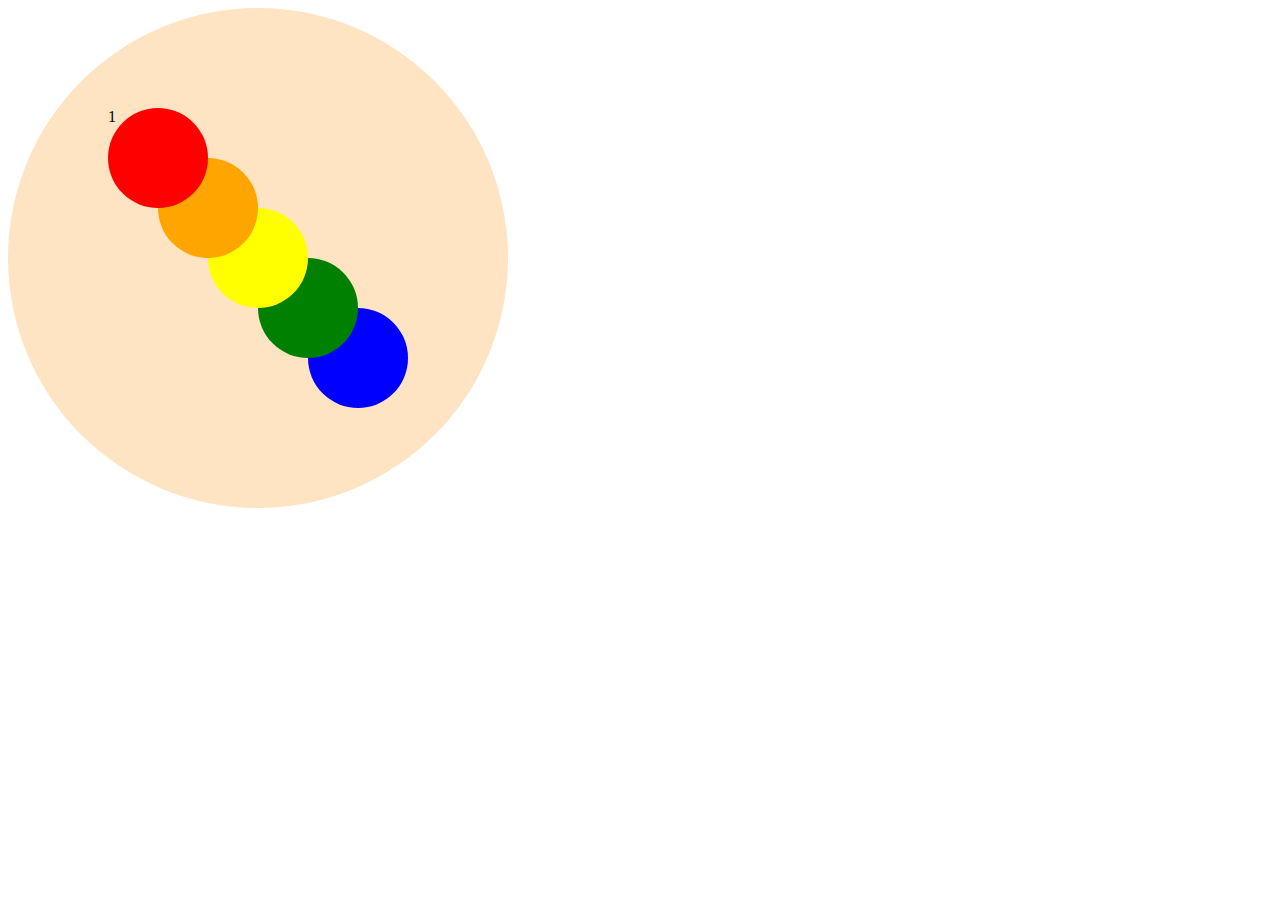
<file: cercuriSuprapuse/index.html>
<!DOCTYPE html>
<html lang="en">
  <head>
    <meta charset="UTF-8" />
    <meta name="viewport" content="width=device-width, initial-scale=1.0" />
    <link rel="stylesheet" href="style.css" />
    <title>Document</title>
  </head>
  <body>
    <div class="big-circle">
      <div class="circle circle-5">5</div>
      <div class="circle circle-4">4</div>
      <div class="circle circle-3">3</div>
      <div class="circle circle-2">2</div>
      <div class="circle circle-1">1</div>
    </div>
  </body>
</html>
</file>
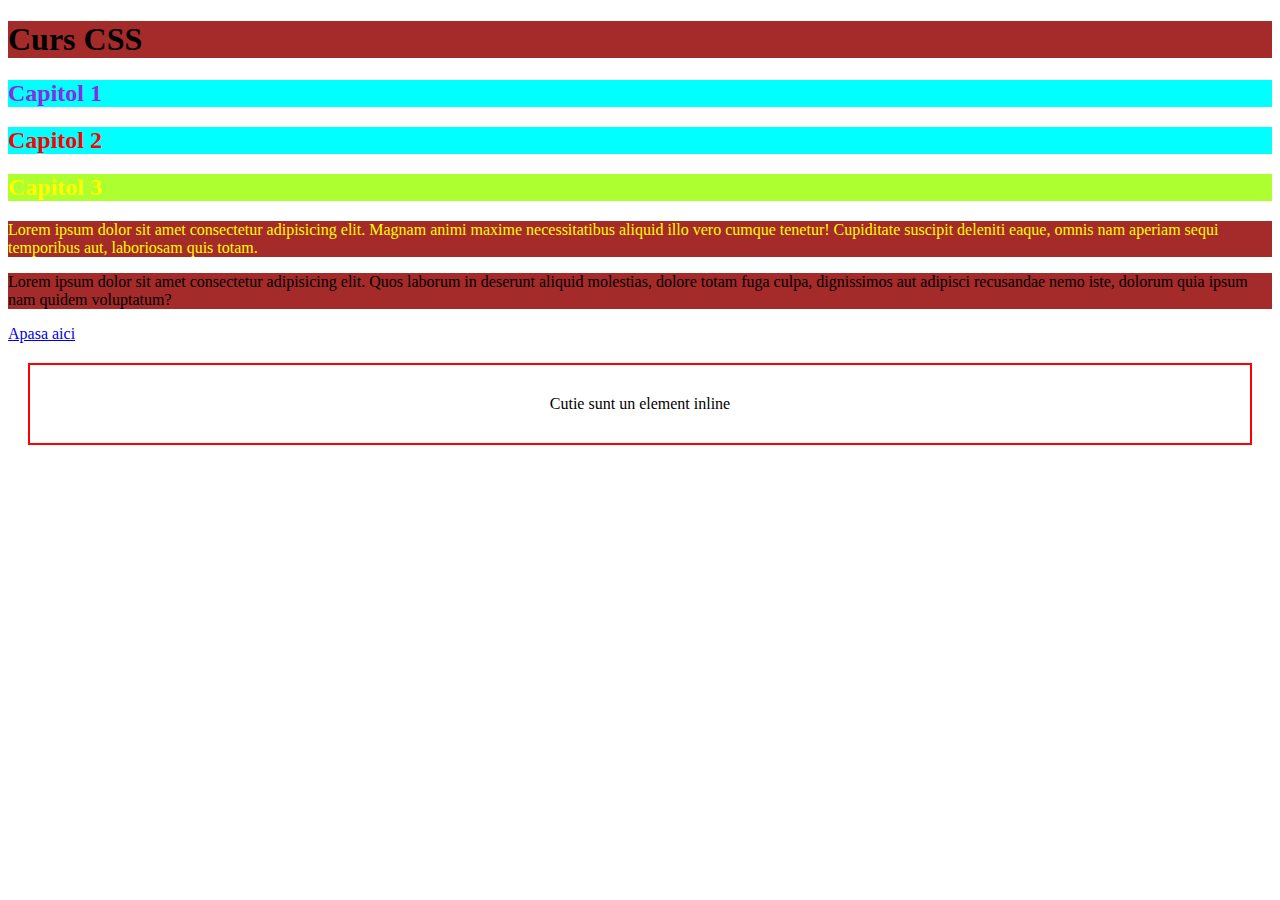
<file: CSS/index.html>
<!DOCTYPE html>
<html lang="en">
  <head>
    <meta charset="UTF-8" />
    <meta name="viewport" content="width=device-width, initial-scale=1.0" />
    <title>Cascade Style Sheet</title>
    <link rel="stylesheet" href="style.css" />
    <style>
      h2 {
        background-color: aqua;
      }
    </style>
  </head>
  <body>
    <h1>Curs CSS</h1>
    <h2 id="primul">Capitol 1</h2>
    <h2>Capitol 2</h2>
    <h2 class="ultimul yellow">Capitol 3</h2>
    <p class="yellow">
      Lorem ipsum dolor sit amet consectetur adipisicing elit. Magnam animi
      maxime necessitatibus aliquid illo vero cumque tenetur! Cupiditate
      suscipit deleniti eaque, omnis nam aperiam sequi temporibus aut,
      laboriosam quis totam.
    </p>
    <p id="secondParagraf">Lorem ipsum dolor sit amet consectetur adipisicing elit. Quos laborum in deserunt aliquid molestias, dolore totam fuga culpa, dignissimos aut adipisci recusandae nemo iste, dolorum quia ipsum nam quidem voluptatum?</p>
    <a href="https://www.linkedin.com/feed/">Apasa aici</a>
    <div class="box">Cutie <span>sunt un element inline</span></div>
  </body>
</html>
</file>
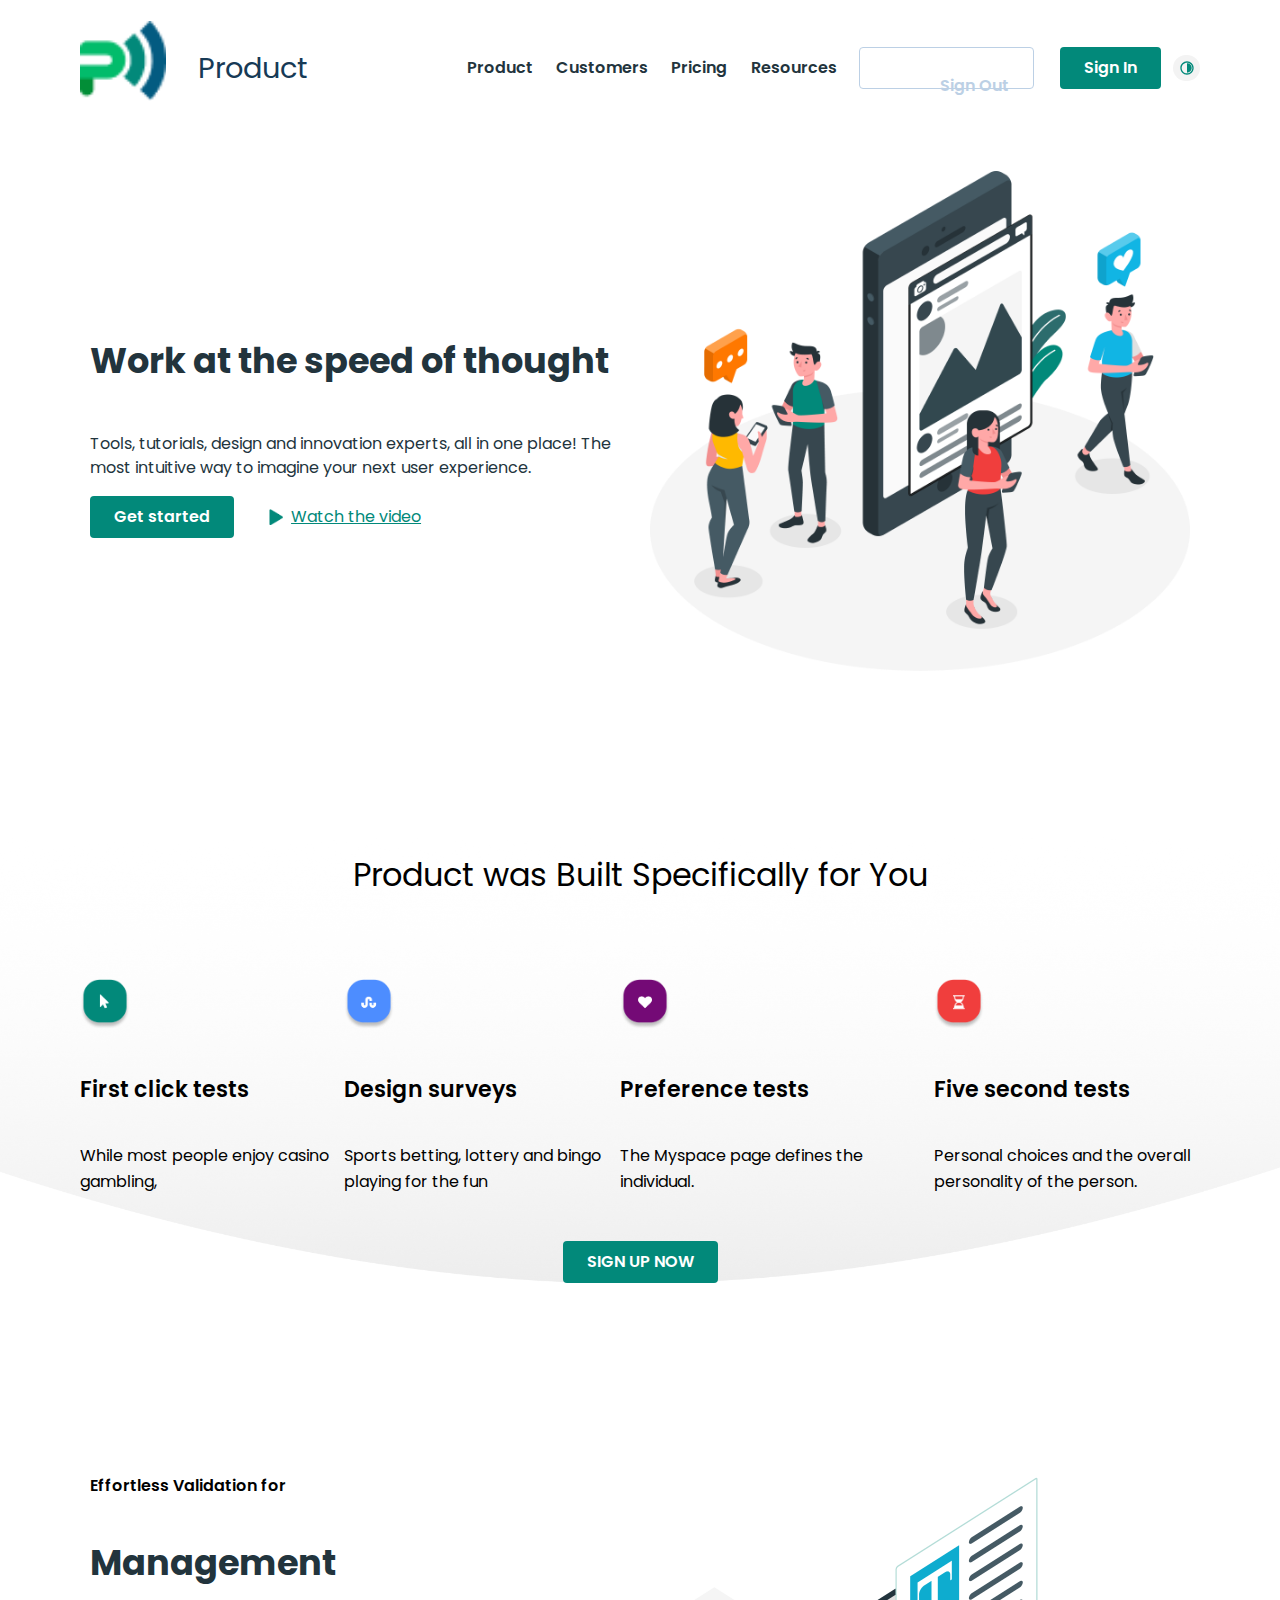
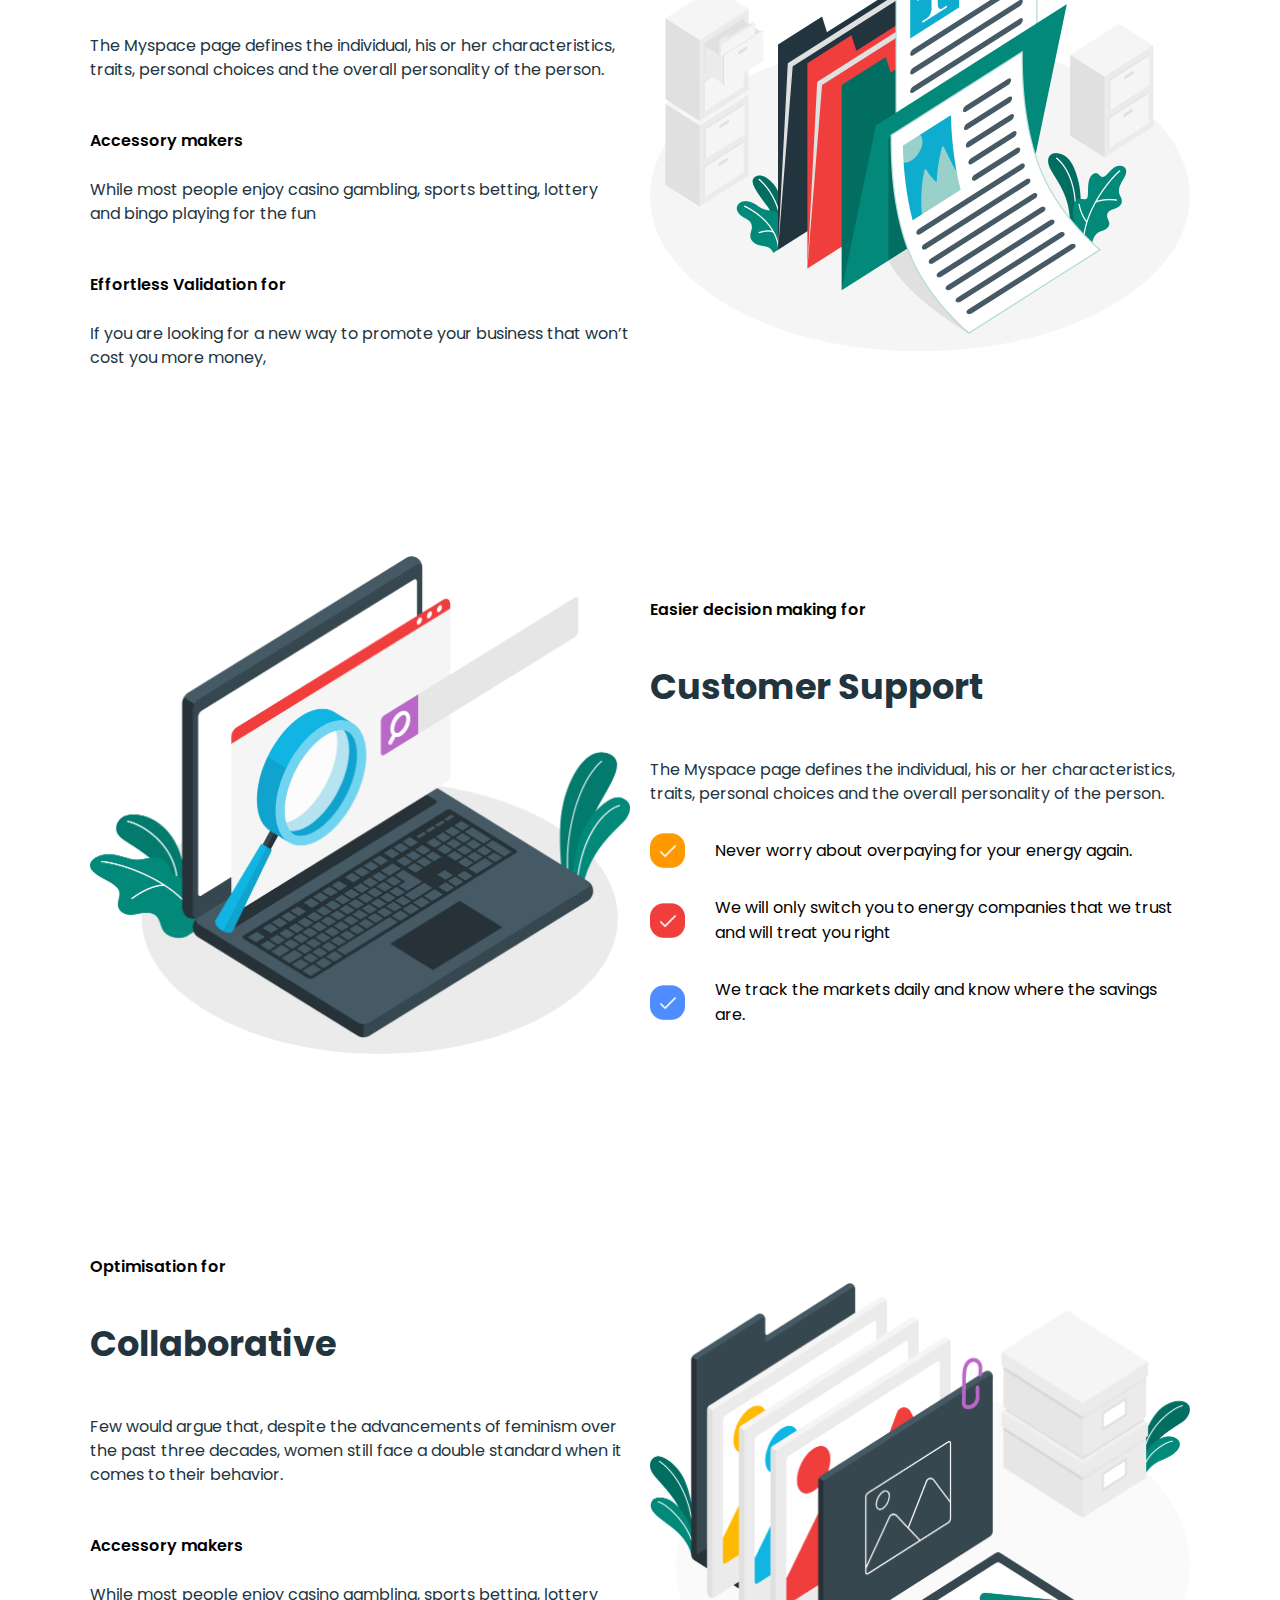
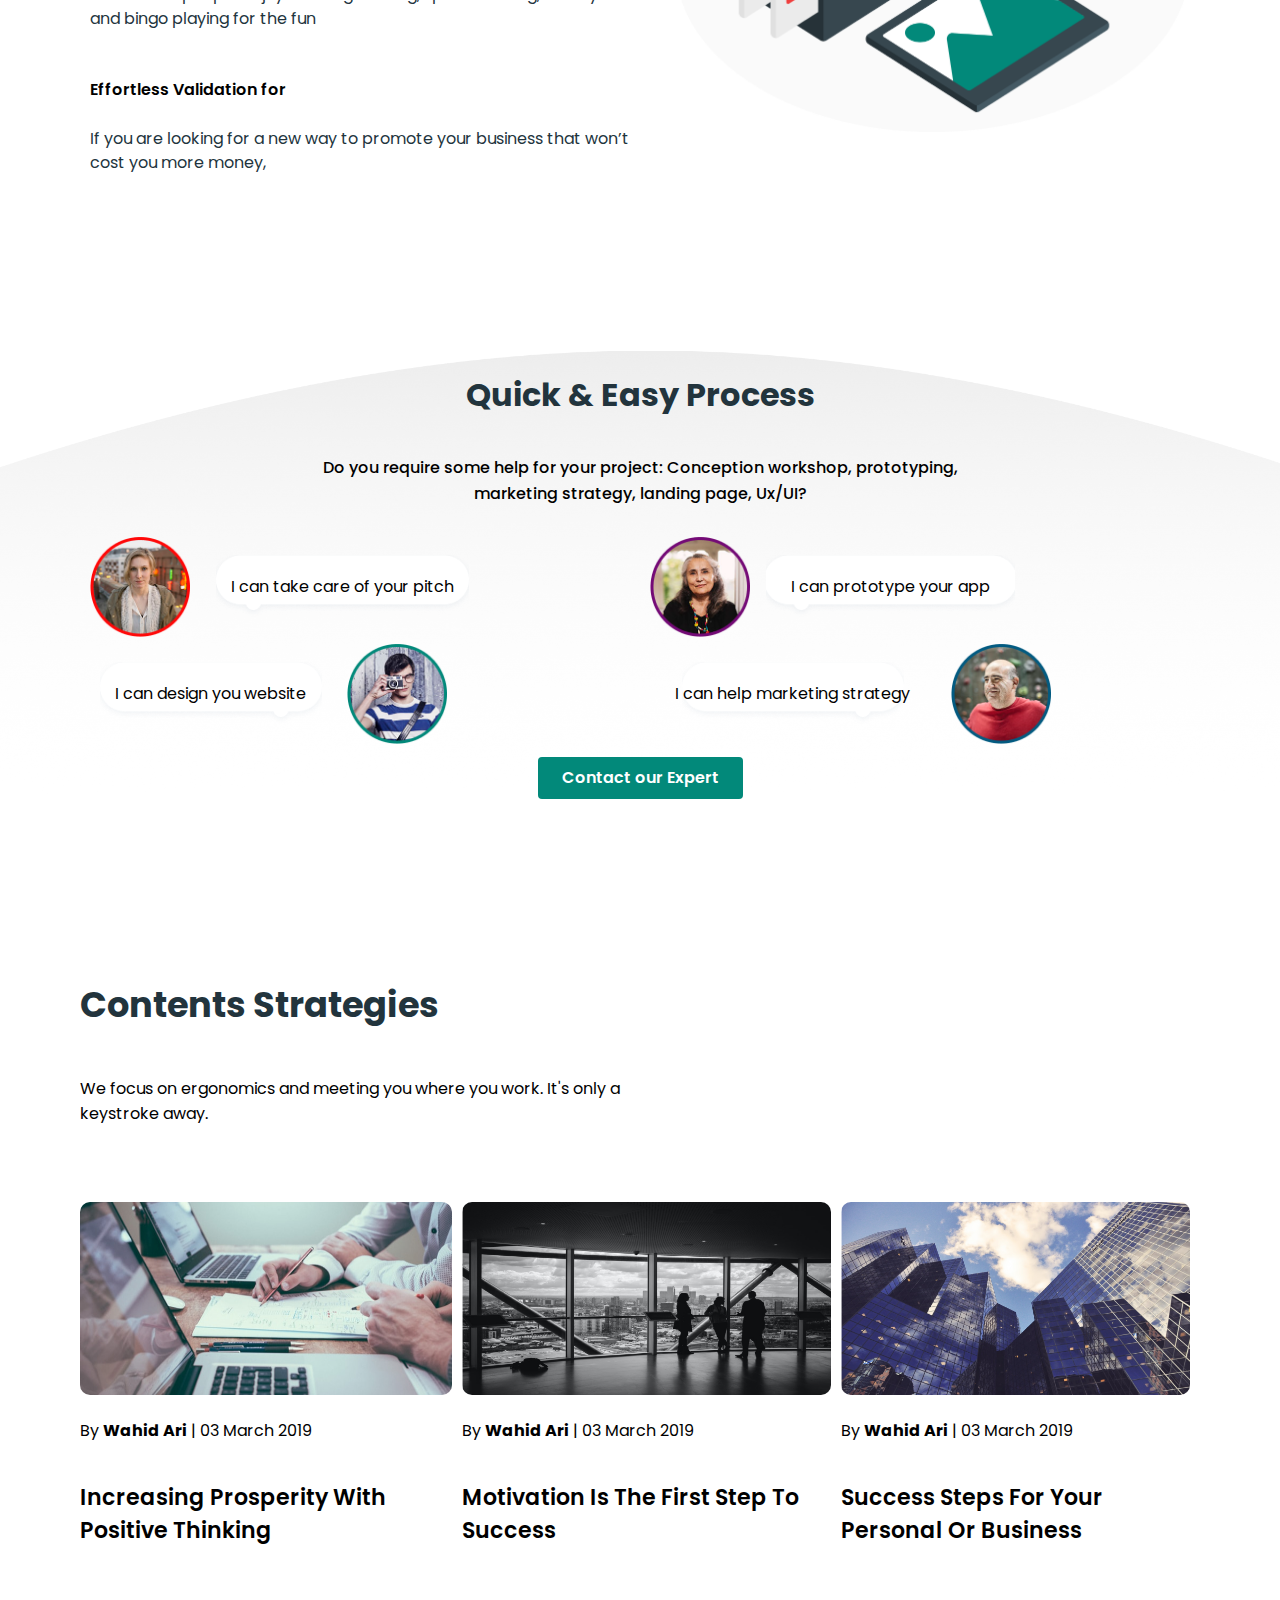
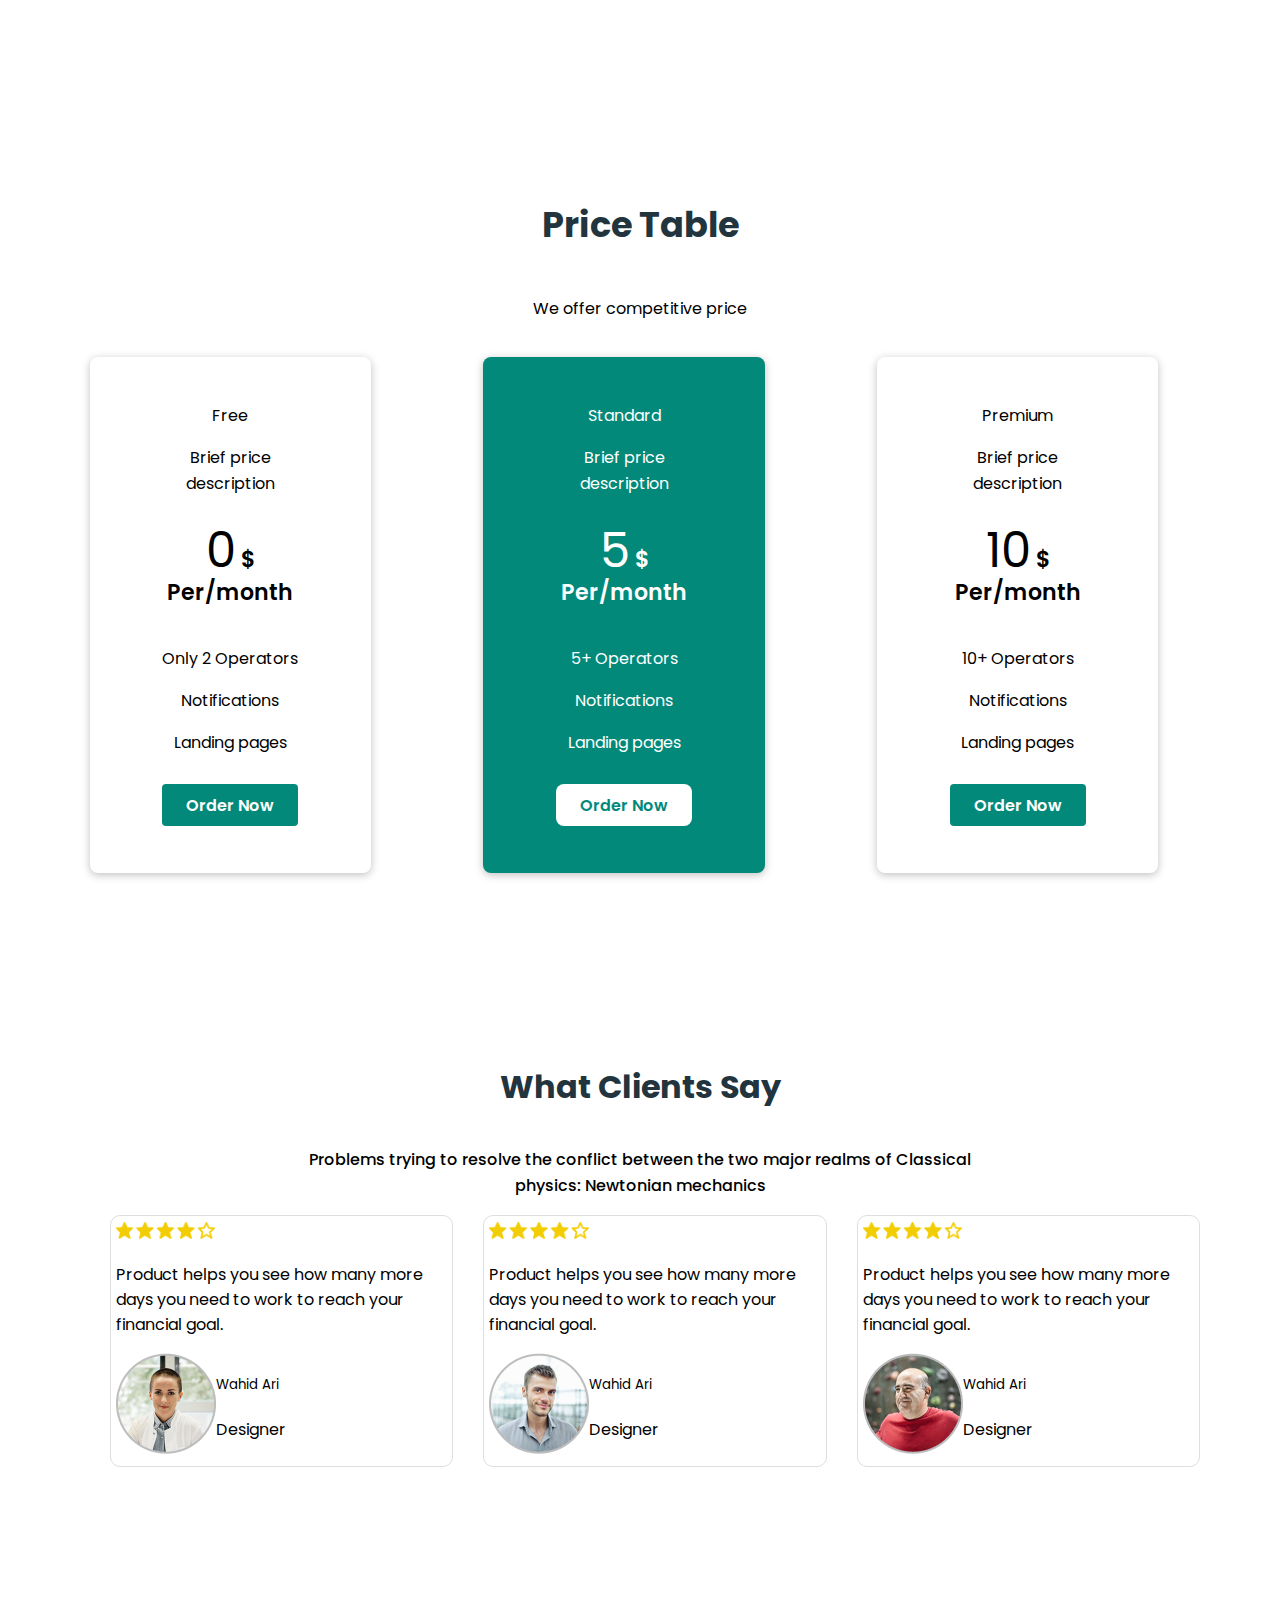
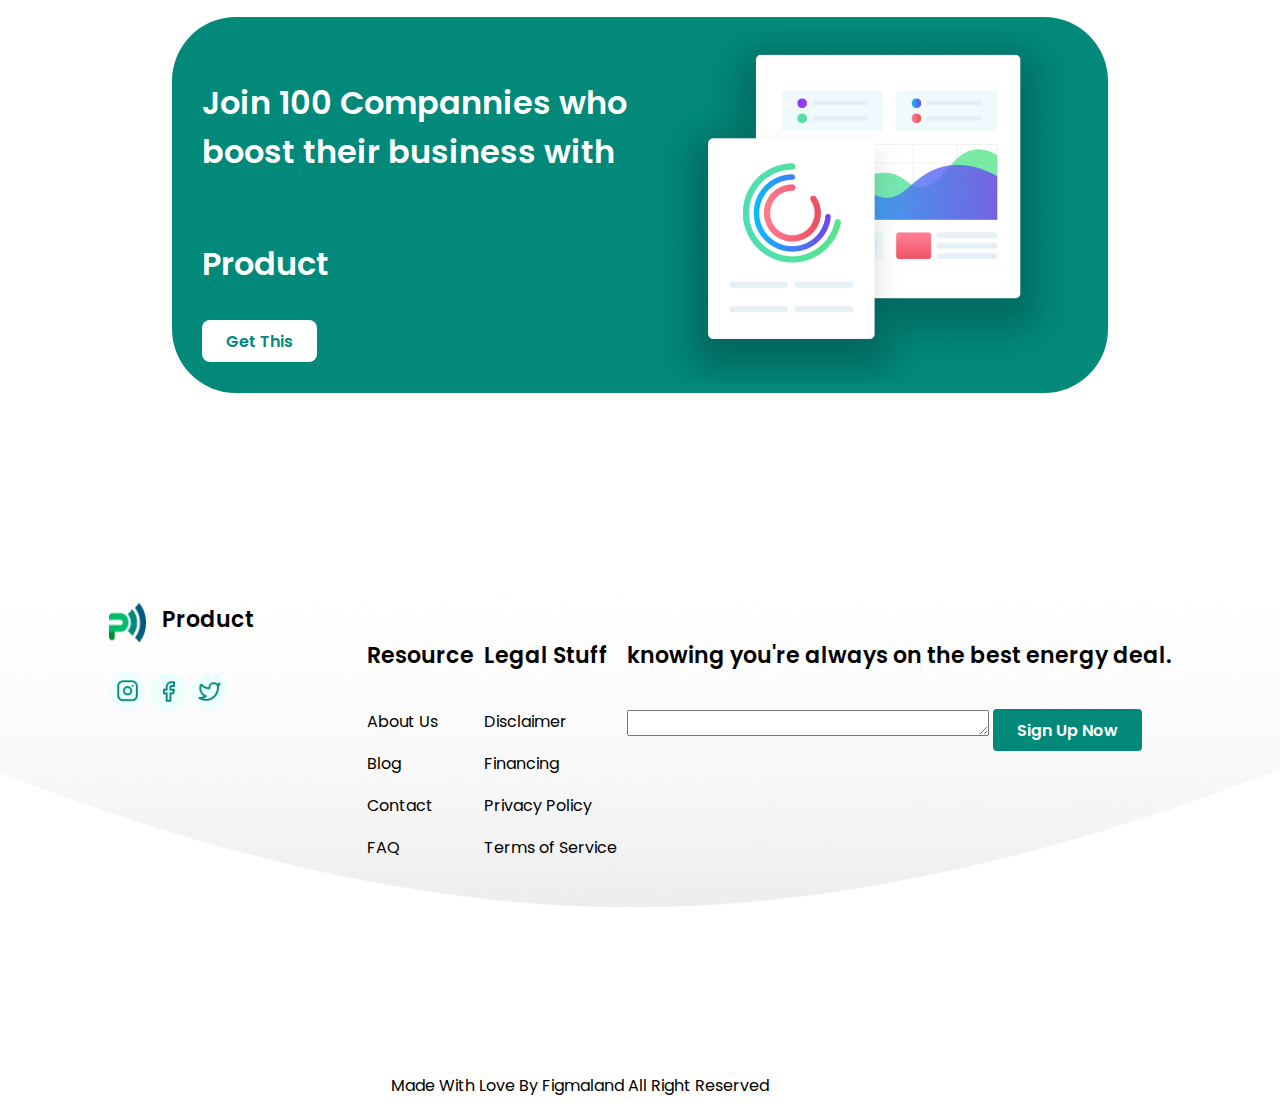
<file: landingPage/index.html>
<!DOCTYPE html>
<html lang="en">
  <head>
    <meta charset="UTF-8" />
    <meta name="viewport" content="width=device-width, initial-scale=1.0" />
    <link rel="stylesheet" href="style.css" />
    <link rel="preconnect" href="https://fonts.googleapis.com" />
    <link rel="preconnect" href="https://fonts.gstatic.com" crossorigin />
    <link
      href="https://fonts.googleapis.com/css2?family=Poppins:ital,wght@0,200;0,300;0,400;0,500;0,600;0,700;0,800;0,900;1,100;1,200;1,300;1,400;1,500;1,600;1,700;1,800;1,900&display=swap"
      rel="stylesheet"
    />
    <title>Landing Page</title>
  </head>
  <body>
    <nav class="nav row row-centered-nav">
      <input type="checkbox" id="menu-coplase" />

      <div class="content-container row nav-bar-wrapper">
        <div class="app-logo-container row row-centered">
          <h1><img id="app-logo" src="./img/logo.png" alt="Logo image" /></h1>
          <h3 id="app-title">Product</h3>
        </div>

        <div class="row-centered nav-bar-buttons-container">
          <div class="nav-links-container row-centered">
            <a href="">Product</a>
            <a href="">Customers</a>
            <a href="">Pricing</a>
            <a href="">Resources</a>
          </div>

          <div class="row row-centered actions-buttons-wrapper">
            <button class="button-outline button-primary buttons-nav">
              Sign Out
            </button>
            <button class="button-primary buttons-nav">Sign In</button>
            <button class="switch-theme-button">
              <img
                id="switch-theme-item"
                src="./img/switch-theme-icon.svg"
                alt=""
              />
            </button>
          </div>
        </div>

        <div class="row row-centered menu-icon-resp">
          <label for="menu-coplase">
            <img id="menu-icon" src="./img/menu.png" alt=""
          /></label>
        </div>
      </div>
    </nav>

    <section class="row content-container section-2-col">
      <div class="content-left-col section-2-col-item">
        <h2 class="main-header">Work at the speed of thought</h2>
        <p class="subtitle">
          Tools, tutorials, design and innovation experts, all in one place! The
          most intuitive way to imagine your next user experience.
        </p>
        <div class="row row-centered">
          <button class="button-primary">Get started</button>

          <button class="button-link button-link-margin">
            <img id="play-icon" src="./img/play-icon.png" alt="Play Icon" />
            <span>Watch the video</span>
          </button>
        </div>
      </div>

      <div class="content-right-col section-2-col-item">
        <img
          class="first-section-right-col"
          src="./img/first-section.png"
          alt=""
        />
      </div>
    </section>

    <section class="section-bg">
      <div class="content-container section-3-row">
        <h2>Product was Built Specifically for You</h2>
        <div class="section-row-4-cols">
          <div class="section-row-4-cols-item-1">
            <img class="section-2-icon" src="./img/cursor-icon.png" alt="" />
            <h5>First click tests</h5>
            <p>While most people enjoy casino gambling,</p>
          </div>

          <div class="section-row-4-cols-item-2">
            <img class="section-2-icon" src="./img/design-icon.png" alt="" />
            <h5>Design surveys</h5>
            <p>Sports betting, lottery and bingo playing for the fun</p>
          </div>

          <div class="section-row-4-cols-item-3">
            <img class="section-2-icon" src="./img/heart-icon.png" alt="" />
            <h5>Preference tests</h5>
            <p>The Myspace page defines the individual.</p>
          </div>

          <div class="section-row-4-cols-item-4">
            <img class="section-2-icon" src="./img/time-icon.png" alt="" />
            <h5>Five second tests</h5>
            <p>Personal choices and the overall personality of the person.</p>
          </div>
        </div>
        <button class="button-primary">SIGN UP NOW</button>
      </div>
    </section>

    <section class="row content-container section-2-col">
      <div class="content-left-col section-2-col-item">
        <h6>Effortless Validation for</h6>
        <h2 class="main-header">Management</h2>

        <p class="subtitle">
          The Myspace page defines the individual, his or her characteristics,
          traits, personal choices and the overall personality of the person.
        </p>

        <h6>Accessory makers</h6>
        <p class="subtitle">
          While most people enjoy casino gambling, sports betting, lottery and
          bingo playing for the fun
        </p>

        <h6>Effortless Validation for</h6>
        <p class="subtitle">
          If you are looking for a new way to promote your business that won’t
          cost you more money,
        </p>
      </div>

      <div class="content-right-col section-2-col-item">
        <img class="first-section-right-col" src="./img/amico.png" alt="" />
      </div>
    </section>

    <section class="row content-container section-2-col">
      <div class="content-right-col section-2-col-item">
        <img
          class="first-section-right-col"
          src="./img/customer-support.png"
          alt=""
        />
      </div>

      <div class="content-left-col section-2-col-item">
        <h6>Easier decision making for</h6>
        <h2 class="main-header">Customer Support</h2>

        <p class="subtitle">
          The Myspace page defines the individual, his or her characteristics,
          traits, personal choices and the overall personality of the person.
        </p>
        <div>
          <div class="row row-centered">
            <img class="check-box-icon" src="./img/ok-icon.png" alt="" />
            <p>Never worry about overpaying for your energy again.</p>
          </div>
          <div class="row row-centered">
            <img class="check-box-icon" src="./img/ok-red-icon.png" alt="" />
            <p>
              We will only switch you to energy companies that we trust and will
              treat you right
            </p>
          </div>
          <div class="row row-centered">
            <img class="check-box-icon" src="./img/ok-blue-icon.png" alt="" />
            <p>We track the markets daily and know where the savings are.</p>
          </div>
        </div>
      </div>
    </section>

    <section class="row content-container section-2-col">
      <div class="content-left-col section-2-col-item">
        <h6>Optimisation for</h6>
        <h2 class="main-header">Collaborative</h2>

        <p class="subtitle">
          Few would argue that, despite the advancements of feminism over the
          past three decades, women still face a double standard when it comes
          to their behavior.
        </p>

        <h6>Accessory makers</h6>
        <p class="subtitle">
          While most people enjoy casino gambling, sports betting, lottery and
          bingo playing for the fun
        </p>

        <h6>Effortless Validation for</h6>
        <p class="subtitle">
          If you are looking for a new way to promote your business that won’t
          cost you more money,
        </p>
      </div>

      <div class="content-right-col section-2-col-item">
        <img
          class="first-section-right-col"
          src="./img/colaborative.png"
          alt=""
        />
      </div>
    </section>

    <section class="section-bg section-bg-reverse">
      <div class="content-container section-3-row">
        <h2 class="main-header">Quick & Easy Process</h2>
        <p>
          Do you require some help for your project: Conception workshop,
          prototyping, marketing strategy, landing page, Ux/UI?
        </p>
        <div class="row chat-box-container">
          <div class="content-left-col section-2-col-item">
            <div class="row row-centered chat-box-wrapper-left">
              <img class="avatar-icon" src="./img/Avator1.png" alt="" />
              <div class="chat-box chat-box-left">
                <p>I can take care of your pitch</p>
              </div>
            </div>

            <div class="row row-centered chat-box-wrapper-right">
              <img class="avatar-icon" src="./img/Avator2.png" alt="" />
              <div class="chat-box chat-box-right">
                <p>I can design you website</p>
              </div>
            </div>
          </div>

          <div class="content-left-col section-2-col-item">
            <div class="row row-centered chat-box-wrapper-left">
              <img class="avatar-icon" src="./img/Avator3.png" alt="" />
              <div class="chat-box chat-box-left">
                <p>I can prototype your app</p>
              </div>
            </div>

            <div class="row row-centered chat-box-wrapper-right">
              <img class="avatar-icon" src="./img/Avator4.png" alt="" />
              <div class="chat-box chat-box-right">
                <p>I can help marketing strategy</p>
              </div>
            </div>
          </div>
        </div>
        <button class="button-primary">Contact our Expert</button>
      </div>
    </section>

    <section class="no-bg">
      <div class="content-container section-3-row">
        <div class="content-left-col">
          <h2 class="main-header">Contents Strategies</h2>
          <p>
            We focus on ergonomics and meeting you where you work. It's only a
            keystroke away.
          </p>
        </div>
        <div class="section-row-4-cols">
          <div class="section-row-4-cols-item-1">
            <img class="section-2-image" src="./img/image-1.png" alt="" />
            <p>By <span class="strong">Wahid Ari</span> | 03 March 2019</p>
            <h5>Increasing Prosperity With Positive Thinking</h5>
          </div>

          <div class="section-row-4-cols-item-2">
            <img class="section-2-image" src="./img/image-2.png" alt="" />
            <p>By <span class="strong">Wahid Ari</span> | 03 March 2019</p>
            <h5>Motivation Is The First Step To Success</h5>
          </div>

          <div class="section-row-4-cols-item-3">
            <img class="section-2-image" src="./img/image-3.png" alt="" />
            <p>By <span class="strong">Wahid Ari</span> | 03 March 2019</p>
            <h5>Success Steps For Your Personal Or Business</h5>
          </div>
        </div>
      </div>
    </section>

    <section class="price-table">
      <div class="content-container section-3-row">
        <div class="content-left-col">
          <h2 class="main-header">Price Table</h2>
          <p>We offer competitive price</p>
        </div>
        <div class="section-row-4-cols">
          <div class="section-row-4-cols-item-1">
            <p>Free</p>
            <p>Brief price description</p>
            <h5><span>0</span> $ Per/month</h5>
            <p>Only 2 Operators</p>
            <p>Notifications</p>
            <p>Landing pages</p>
            <button class="button-primary buttons-nav">Order Now</button>
          </div>

          <div class="section-row-4-cols-item-2">
            <p>Standard</p>
            <p>Brief price description</p>
            <h5><span>5</span> $ Per/month</h5>
            <p>5+ Operators</p>
            <p>Notifications</p>
            <p>Landing pages</p>
            <button class="button-primary buttons-nav">Order Now</button>
          </div>

          <div class="section-row-4-cols-item-3">
            <p>Premium</p>
            <p>Brief price description</p>
            <h5><span>10</span> $ Per/month</h5>
            <p>10+ Operators</p>
            <p>Notifications</p>
            <p>Landing pages</p>
            <button class="button-primary buttons-nav">Order Now</button>
          </div>
        </div>
      </div>
    </section>

    <section class="client">
      <div class="content-container section-3-row">
        <h2 class="main-header">What Clients Say</h2>
        <p>
          Problems trying to resolve the conflict between the two major realms
          of Classical physics: Newtonian mechanics
        </p>

        <div class="flex">
          <div>
            <img class="rating" src="./img/Group 204.png" alt="" />
            <p>
              Product helps you see how many more days you need to work to reach
              your financial goal.
            </p>

            <div class="inline">
              <div>
                <img src="./img/Ellipse1.png" alt="" />
              </div>
              <div>
                <h5>Wahid Ari</h5>
                <p>Designer</p>
              </div>
            </div>
          </div>

          <div>
            <img class="rating" src="./img/Group 204.png" alt="" />
            <p>
              Product helps you see how many more days you need to work to reach
              your financial goal.
            </p>

            <div class="inline">
              <div>
                <img src="./img/Ellipse2.png" alt="" />
              </div>
              <div>
                <h5>Wahid Ari</h5>
                <p>Designer</p>
              </div>
            </div>
          </div>

          <div>
            <img class="rating" src="./img/Group 204.png" alt="" />
            <p>
              Product helps you see how many more days you need to work to reach
              your financial goal.
            </p>

            <div class="inline">
              <div>
                <img src="./img/Ellipse3.png" alt="" />
              </div>
              <div>
                <h5>Wahid Ari</h5>
                <p>Designer</p>
              </div>
            </div>
          </div>
        </div>
      </div>
    </section>

    <section id="join" class="row content-container section-2-col">
      <div class="content-left-col section-2-col-item">
        <p class="subtitle">
          Join 100 Compannies who boost their business with
        </p>
        <p>Product</p>
        <button>Get This</button>
      </div>

      <div class="content-right-col section-2-col-item">
        <img class="first-section-right-col" src="./img/charts.png" alt="" />
      </div>
    </section>

    <section id="footer" class="section-bg">
      <div class="content-container section-3-row">
        <div class="section-row-4-cols">
          <div class="section-row-4-cols-item-1">
            <img id="app-logo" src="./img/logo.png" alt="Logo image" />
            <h5 class="nav-links-container row-centered">Product</h5>
            <img src="./img/instagram.png" alt="" />
            <img src="./img/facebook.png" alt="" />
            <img src="./img/twitter.png" alt="" />
          </div>

          <div class="section-row-4-cols-item-2">
            <h5>Resource</h5>
            <p>About Us</p>
            <p>Blog</p>
            <p>Contact</p>
            <p>FAQ</p>
          </div>

          <div class="section-row-4-cols-item-3">
            <h5>Legal Stuff</h5>
            <p>Disclaimer</p>
            <p>Financing</p>
            <p>Privacy Policy</p>
            <p>Terms of Service</p>
          </div>

          <div class="section-row-4-cols-item-4">
            <h5>knowing you're always on the best energy deal.</h5>
            <textarea name="" id="" cols="30" rows="1"></textarea>
            <button class="button-primary">Sign Up Now</button>
          </div>
        </div>
      </div>
    </section>
    <div class="content-container row row-centered">
      <p>Made With Love By Figmaland All Right Reserved</p>
    </div>
  </body>
</html>
</file>
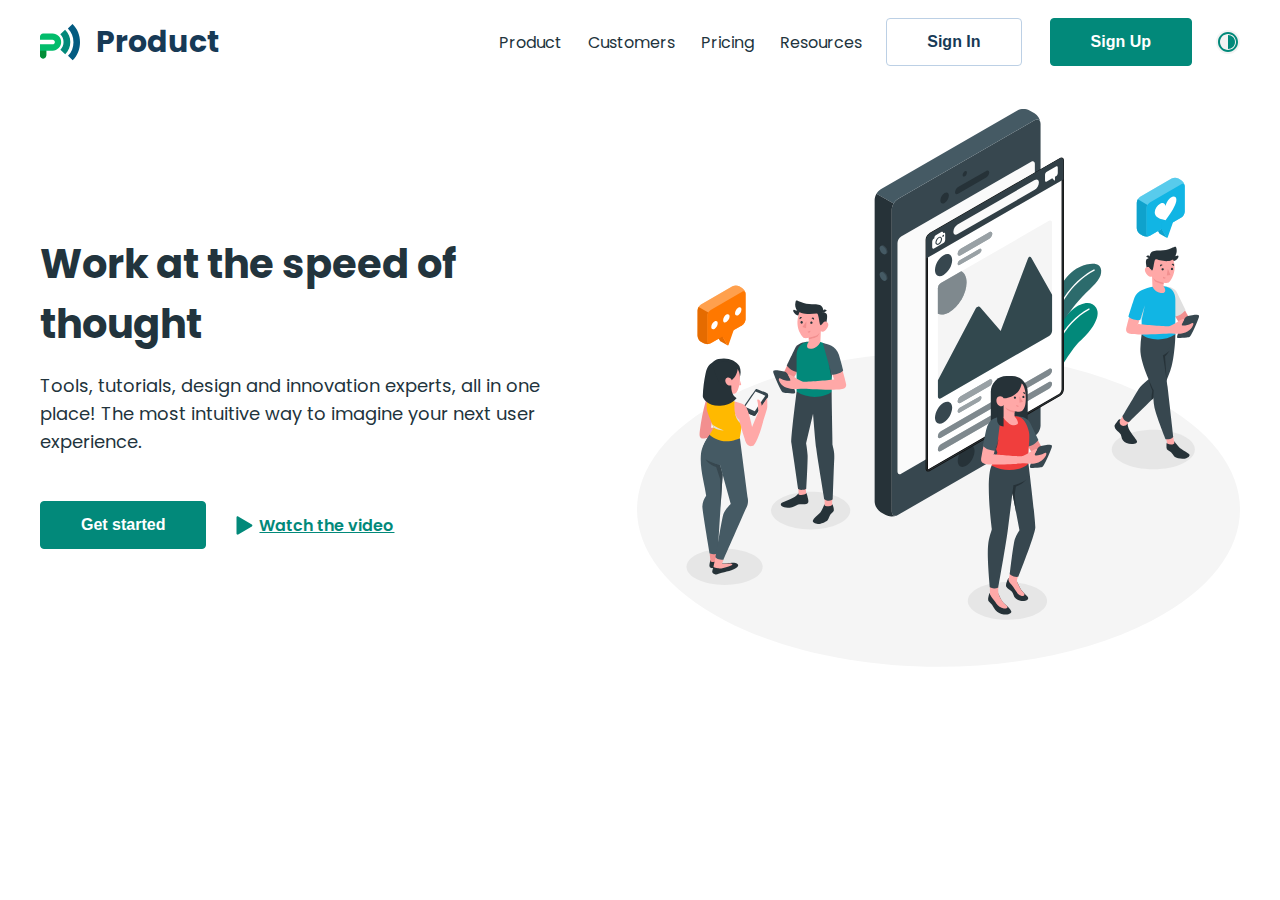
<file: landingPage/landingPageFacutDeIo/index.html>
<!DOCTYPE html>
<html lang="en">
  <head>
    <meta charset="UTF-8" />
    <meta name="viewport" content="width=device-width, initial-scale=1.0" />
    <title>Landing Page</title>
    <link rel="stylesheet" href="./style.css" />
    <link rel="preconnect" href="https://fonts.googleapis.com" />
    <link rel="preconnect" href="https://fonts.gstatic.com" crossorigin />
    <link
      href="https://fonts.googleapis.com/css2?family=Poppins:ital,wght@0,100;0,200;0,300;0,400;0,500;0,600;0,700;0,800;0,900;1,100;1,200;1,300;1,400;1,500;1,600;1,700;1,800;1,900&display=swap"
      rel="stylesheet" />
  </head>
  <body>
    <nav class="content-container">
      <input type="checkbox" id="mobile-menu" />
      <div class="logo">
        <a href="/" class="d-flex align-center">
          <img src="./img/logo.svg" alt="logo" />
          <span href="#">Product</span></a
        >
      </div>
      <div class="nav-container d-flex align-center">
        <div class="main-nav">
          <a href="#">Product</a>
          <a href="#">Customers</a>
          <a href="#">Pricing</a>
          <a href="#">Resources</a>
        </div>
        <div class="buttons">
          <button class="button-primary button-secondary">Sign In</button>
          <button class="button-primary">Sign Up</button>
        </div>
        <div class="switcher">
          <img src="./img/switcher.svg" alt="Switcher" />
        </div>
      </div>
      <label for="mobile-menu" class="mobile-menu">
        <img src="./img/menu.svg" alt="menu" />
      </label>
    </nav>
    <section class="content-container two-columns section-1">
      <div class="content">
        <h1>Work at the speed of thought</h1>
        <p>
          Tools, tutorials, design and innovation experts, all in one place! The
          most intuitive way to imagine your next user experience.
        </p>
        <div class="buttons">
          <button class="button-primary">Get started</button>
          <a href="#">
            <img src="./img/triangle Copy 6.svg" alt="" />Watch the video
          </a>
        </div>
      </div>
      <div class="img"><img src="./img/amico.svg" alt="" /></div>
    </section>
  </body>
</html>
</file>
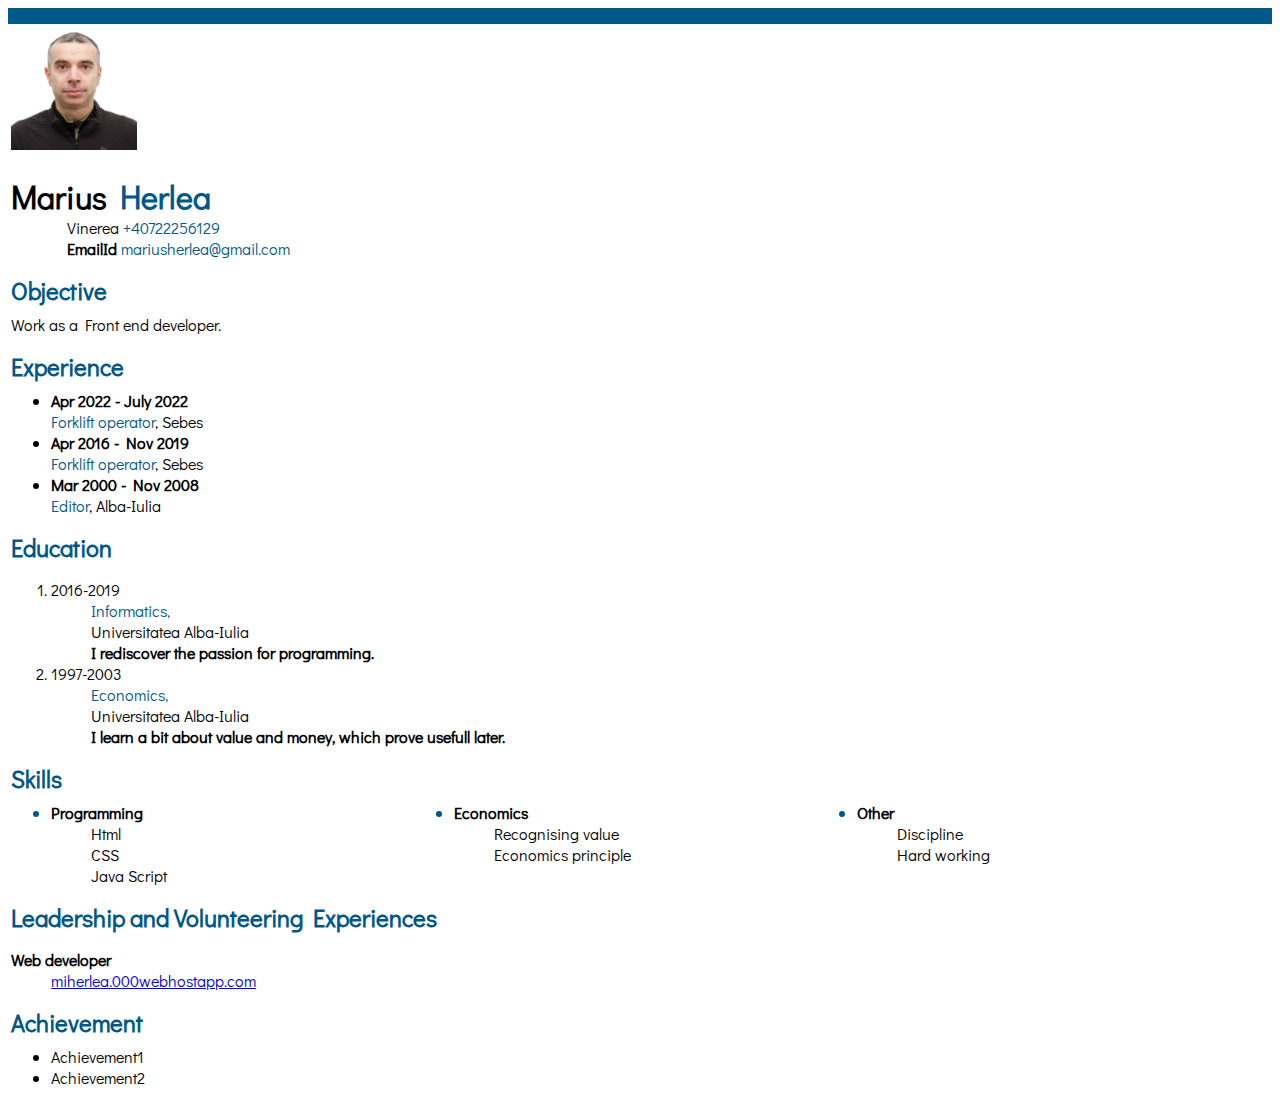
<file: teme/1/index.html>
<!DOCTYPE html>
<html lang="en">
  <head>
    <meta charset="UTF-8" />
    <meta name="viewport" content="width=device-width, initial-scale=1.0" />
    <link rel="stylesheet" type="text/css" href="style.css" />
    <title>Curriculumm Vitae</title>
  </head>

  <body>
    <div id="head"></div>

    <div id="content">
      <div>
        <img src="1.jpg" alt="Marius Herlea picture" />

        <h1>Marius <span class="blue_text">Herlea</span></h1>

        <div id="contact_data">
          <ul class="list-horizontal">
            <li>Vinerea</li>
            <li>
              <a class="blue_text" href="tel:+40722256129">+40722256129</a>
            </li>
            <br/>
            <li>
              <strong>EmailId</strong>
            </li>
            <li>
              <a
                class="blue_text"
                href="mailto:mariusherlea@gmail.com"
              >
                mariusherlea@gmail.com</a
              >
            </li>
          </ul>
        </div>
      </div>

      <div>
        <h2 class="blue_text">Objective</h2>
        <p class="align_to_ul marginlessTop">Work as a Front end developer.</p>
      </div>

      <div>
        <h2 class="blue_text">Experience</h2>

        <ul>
          <li>
            <ul class="remove_bullet">
              <li><strong>Apr 2022 - July 2022</strong></li>
              <li><span class="blue_text"> Forklift operator</span>, Sebes</li>
            </ul>
          </li>
          <li>
            <ul class="remove_bullet">
              <li>
                <strong>Apr 2016 - Nov 2019</strong>
              </li>
              <li><span class="blue_text">Forklift operator</span>, Sebes</li>
            </ul>
          </li>
          <li>
            <ul class="remove_bullet">
              <li><strong>Mar 2000 - Nov 2008</strong></li>
              <li><span class="blue_text">Editor</span>, Alba-Iulia</li>
            </ul>
          </li>
        </ul>
      </div>

      <div>
        <h2 class="blue_text">Education</h2>

        <ol>
          <li>
            <dl>
              <dt>2016-2019</dt>
              <dd>
                <span class="blue_text">Informatics,</span>
              </dd>
              <dd>Universitatea Alba-Iulia</dd>
              <dd>
                <strong>I rediscover the passion for programming.</strong>
              </dd>
            </dl>
          </li>
          <li>
            <dl>
              <dt>1997-2003</dt>
              <dd>
                <span class="blue_text">Economics,</span>
              </dd>
              <dd>Universitatea Alba-Iulia</dd>
              <dd>
                <strong
                  >I learn a bit about value and money, which prove usefull
                  later.</strong
                >
              </dd>
            </dl>
          </li>
        </ol>
      </div>

      <div>
        <h2 class="blue_text">Skills</h2>

        <ul id="bullet_color">
          <li>
            <span class="overwrite_color">
              <dl>
                <dt>
                  <strong>Programming</strong>
                </dt>
                <dd>Html</dd>
                <dd>CSS</dd>
                <dd>Java Script</dd>
              </dl>
            </span>
          </li>

          <li>
            <span class="overwrite_color">
              <dl>
                <dt>
                  <strong>Economics</strong>
                </dt>
                <dd>Recognising value</dd>
                <dd>Economics principle</dd>
              </dl>
            </span>
          </li>

          <li>
            <span class="overwrite_color">
              <dl>
                <dt>
                  <strong>Other</strong>
                </dt>
                <dd>Discipline</dd>
                <dd>Hard working</dd>
              </dl>
            </span>
          </li>
        </ul>
      </div>

      <div>
        <h2 class="blue_text">Leadership and Volunteering Experiences</h2>
        <dl>
          <dt>
            <strong>Web developer</strong>
          </dt>
          <dd>
            <a href="https://miherlea.000webhostapp.com/"
              >miherlea.000webhostapp.com</a
            >
          </dd>
        </dl>
      </div>

      <div>
        <h2 class="blue_text">Achievement</h2>

        <ul>
          <li>Achievement1</li>
          <li>Achievement2</li>
        </ul>
      </div>
    </div>
  </body>
</html>
</file>
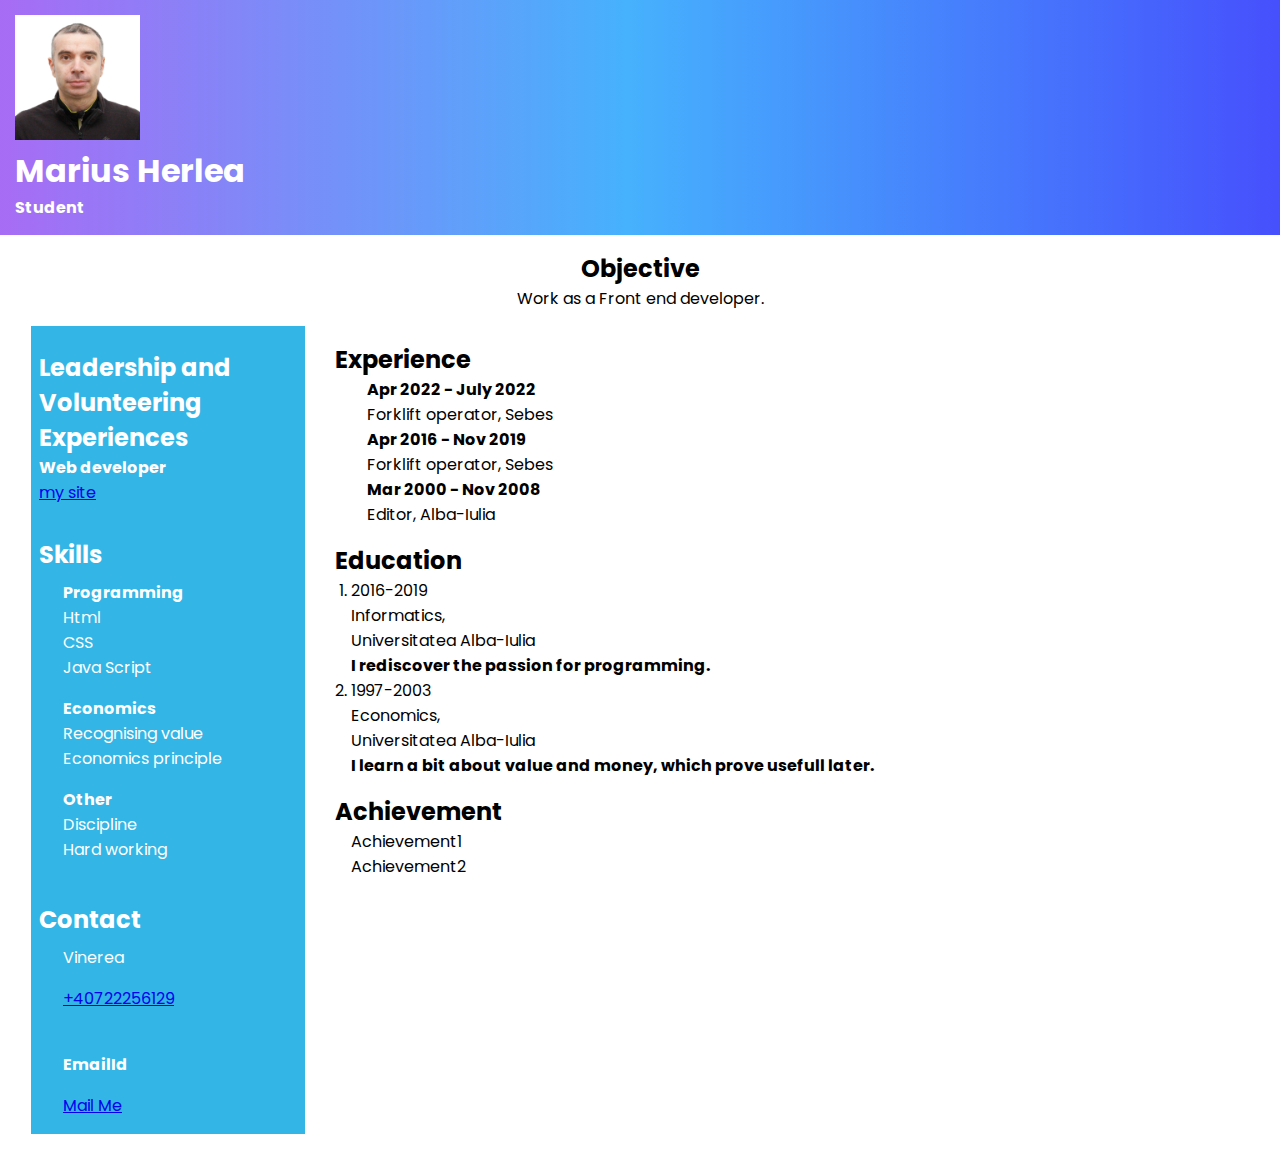
<file: teme/2/index.html>
<!DOCTYPE html>
<html lang="en">
  <head>
    <meta charset="UTF-8" />
    <meta name="viewport" content="width=device-width, initial-scale=1.0" />
    <title>HerleaMariusCV</title>
    <link rel="stylesheet" href="style.css" />
  </head>
  <body>
    <div class="header">
      <img src="img/1.jpg" alt="Marius picture" style="width: 10%;">
      <h1>Marius Herlea</h1>
      <h4>Student</h4>
    </div>

    <div style="text-align: center;">
      <h2 >Objective</h2>
      <p>Work as a Front end developer.</p>
    </div>

    <div class="row">

      <div class="col-3 left">

        <ul>
          <li>

            <div>
              <h2>Leadership and Volunteering Experiences</h2>
              <dl>
                <dt>
                  <strong>Web developer</strong>
                </dt>
                <dd>
                  <a href="https://miherlea.000webhostapp.com/"
                    >my site</a
                  >
                </dd>
              </dl>
            </div>

          </li>

          <li>

            <h2>Skills</h2>
    
            <ul>
              <li>
                
                  <dl>
                    <dt>
                      <strong>Programming</strong>
                    </dt>
                    <dd>Html</dd>
                    <dd>CSS</dd>
                    <dd>Java Script</dd>
                  </dl>
                
              </li>
    
              <li>
                
                  <dl>
                    <dt>
                      <strong>Economics</strong>
                    </dt>
                    <dd>Recognising value</dd>
                    <dd>Economics principle</dd>
                  </dl>
    
              </li>
    
              <li>
    
                  <dl>
                    <dt>
                      <strong>Other</strong>
                    </dt>
                    <dd>Discipline</dd>
                    <dd>Hard working</dd>
                  </dl>
                
              </li>
            </ul>
            </li>

            <li>
                <div>
                  <h2>Contact</h2>
                  <ul>
                    <li>Vinerea</li>
                    <li>
                      <a href="tel:+40722256129">+40722256129</a>
                    </li>
                    <br/>
                    <li>
                      <strong>EmailId</strong>
                    </li>
                    <li>
                      <a
                        
                        href="mailto:mariusherlea@gmail.com"
                      >
                        Mail Me</a
                      >
                    </li>
                  </ul>
                </div>
              
              </li>


        </ul>

      </div>

      <div class="col-6">
        <div>
          <h2>Experience</h2>

          <ul>
            <li>
              <ul>
                <li><strong>Apr 2022 - July 2022</strong></li>
                <li><span > Forklift operator</span>, Sebes</li>
              </ul>
            </li>
            <li>
              <ul>
                <li>
                  <strong>Apr 2016 - Nov 2019</strong>
                </li>
                <li><span >Forklift operator</span>, Sebes</li>
              </ul>
            </li>
            <li>
              <ul>
                <li><strong>Mar 2000 - Nov 2008</strong></li>
                <li>Editor, Alba-Iulia</li>
              </ul>
            </li>
          </ul>
        </div>

        <div>
          <h2>Education</h2>

          <ol>
            <li>
              <dl>
                <dt>2016-2019</dt>
                <dd>
                  Informatics,
                </dd>
                <dd>Universitatea Alba-Iulia</dd>
                <dd>
                  <strong>I rediscover the passion for programming.</strong>
                </dd>
              </dl>
            </li>
            <li>
              <dl>
                <dt>1997-2003</dt>
                <dd>
                  Economics,
                </dd>
                <dd>Universitatea Alba-Iulia</dd>
                <dd>
                  <strong
                    >I learn a bit about value and money, which prove usefull
                    later.</strong>
                </dd>
              </dl>
            </li>
          </ol>
        </div>

        <div>
          <h2>Achievement</h2>

          <ul>
            <li>Achievement1</li>
            <li>Achievement2</li>
          </ul>
        </div>
      </div>
      </div>
      </div>

  </body>
</html>
</file>
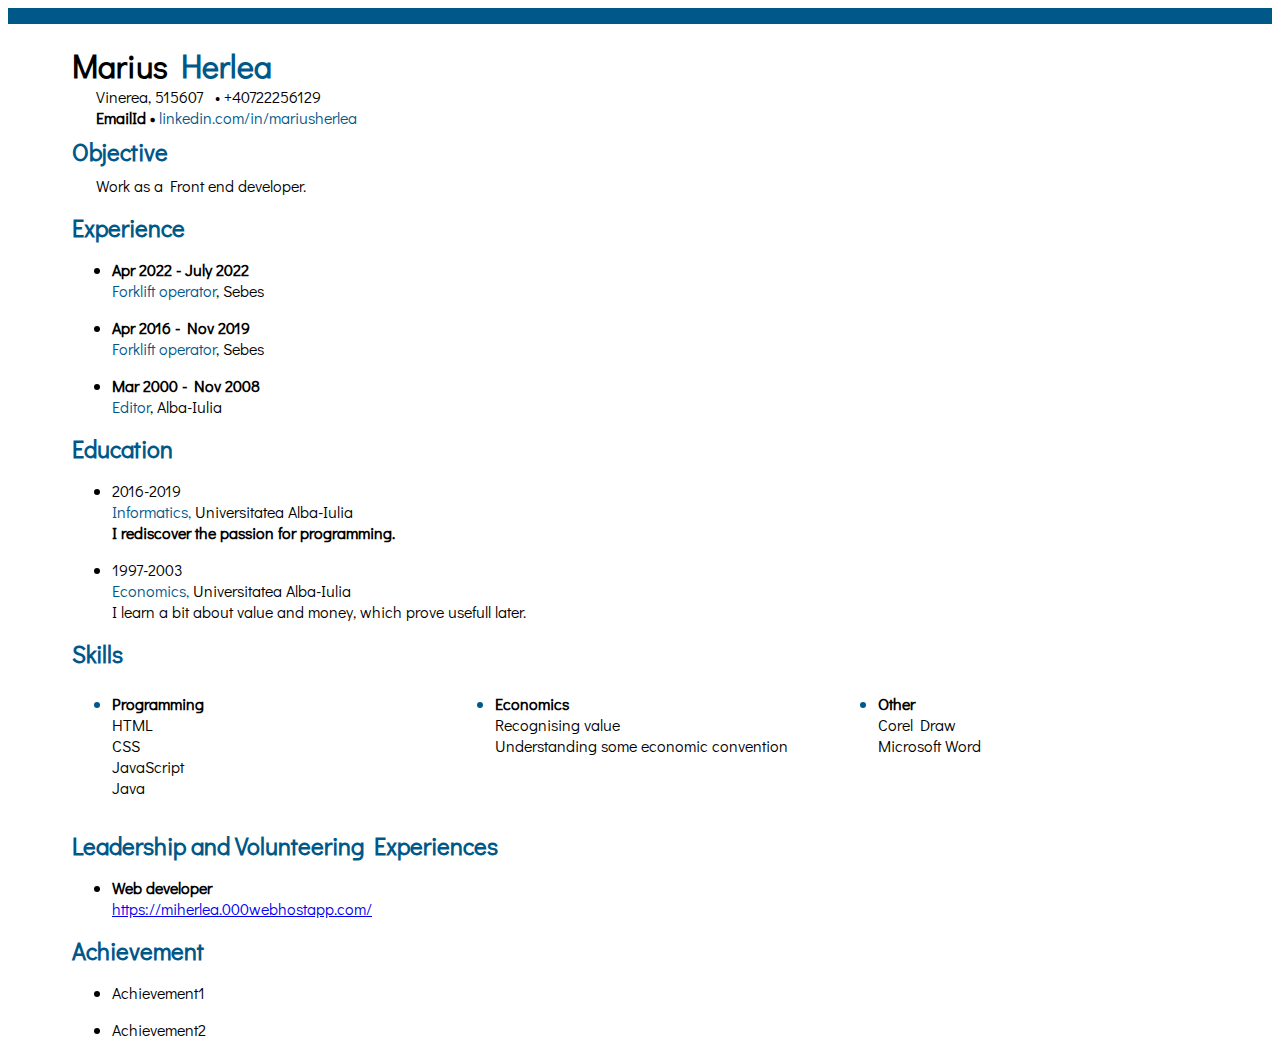
<file: cv.html>
<!DOCTYPE html>
<html lang="ro">
    <head>
        <meta charset="UTF-8" />
        <meta name="viewport" content="width=device-width, initial-scale=1.0" />
        <link rel="stylesheet" type="text/css" href="styleCV.css" />
        <title>CV</title>
        <style>
        
        </style>
    </head>

    <body>
        <div id="head"></div>

        <div id="content">
        <div>
            <h1>Marius <span class="blue_text">Herlea</span></h1>
            <span>
            <div class="align_to_ul">
                Vinerea, 515607 &nbsp; &#8226; +40722256129<br />
                <strong>EmailId &#8226;</strong>
                <a
                style="text-decoration: none"
                class="blue_text"
                href="https://www.linkedin.com/in/mariusherlea/"
                >linkedin.com/in/mariusherlea</a
                >
            </div>
            </span>
        </div>

        <div>
            <h2>Objective</h2>
            <p class="align_to_ul">Work as a Front end developer.</p>
        </div>

        <div>
            <h2>Experience</h2>

            <ul style="margin-top: 0rem">
            <li>
                <strong>Apr 2022 - July 2022</strong><br /><span class="blue_text"
                >Forklift operator</span
                >, Sebes
            </li>
            <li>
                <strong>Apr 2016 - Nov 2019</strong><br /><span class="blue_text"
                >Forklift operator</span
                >, Sebes
            </li>
            <li>
                <strong>Mar 2000 - Nov 2008</strong><br /><span class="blue_text"
                >Editor</span
                >, Alba-Iulia
            </li>
            </ul>
        </div>

        <div>
            <h2>Education</h2>

            <ul>
            <li>
                2016-2019<br /><span class="blue_text">Informatics,</span>
                Universitatea Alba-Iulia<br />
                <strong>I rediscover the passion for programming.</strong>
            </li>
            <li>
                1997-2003<br /><span class="blue_text">Economics,</span>
                Universitatea Alba-Iulia<br />
                <strong></strong>I learn a bit about value and money, which prove usefull
                later.</strong>
            </li>
            </ul>
        </div>

        <div>
            <h2>Skills</h2>

            <ul 
            
            id="bullet_color"
            >
            <li>
                <span class="overwrite_color"
                ><strong>Programming</strong
                ><br />HTML<br />CSS<br />JavaScript<br />Java</span
                >
            </li>

            <li>
                <span class="overwrite_color"
                ><strong>Economics</strong><br />Recognising value<br />Understanding
                some economic convention</span
                >
            </li>

            <li>
                <span class="overwrite_color"
                ><strong>Other</strong><br />Corel Draw<br />Microsoft Word</span
                >
            </li>
            </ul>
        </div>

        <div>
            <h2>
            Leadership and Volunteering Experiences
            </h2>
            <ul>
            <li>
                <strong>Web developer</strong><br /><a
                href="https://miherlea.000webhostapp.com/"
                >https://miherlea.000webhostapp.com/</a
                >
            </li>
            </ul>
        </div>

        <div>
            <h2>Achievement</h2>

            <ul>
            <li>Achievement1</li>
            <li>Achievement2</li>
            </ul>
        </div>
        </div>
    </body>
</html>
</file>
<file: cercuriSuprapuse/style.css>
.circle {
  width: 100px;
  height: 100px;
  border-radius: 50%;
}

.big-circle {
  width: 500px;
  height: 500px;
  border-radius: 50%;
  background-color: bisque;
  position: relative;
}
.circle-5 {
  background-color: blue;
  position: absolute;
  top: 50%;
  left: 50%;
  transform: translate(50%, 50%);
}
.circle-4 {
  background-color: green;
  position: absolute;
  top: 50%;
  left: 50%;
  transform: translate(0%, 0%);
}

.circle-3 {
  background-color: yellow;
  position: absolute;
  top: 50%;
  left: 50%;
  transform: translate(-50%, -50%);
}
.circle-2 {
  background-color: orange;
  position: absolute;
  top: 50%;
  left: 50%;
  transform: translate(-100%, -100%);
}

.circle-1 {
  background-color: red;
  position: absolute;
  top: 50%;
  left: 50%;
  transform: translate(-150%, -150%);
}
</file>
<file: CSS/style.css>
h2 {
  color: red;
}

#primul {
  color: blueviolet;
}
.ultimul{
    background-color: greenyellow;
}
.yellow{
    color: yellow;
}
p.yellow, p#secondParagraf, h1{
  background-color: brown;
}

.box{
  border: 2px solid red;
  margin:20px;
  padding: 30px;
  text-align: center;
}
</file>
<file: landingPage/style.css>
* {
  font-family: Poppins, sans-serif;
  font-style: normal;
  text-decoration: none;
  font-weight: normal;
}

body {
  margin: 0;
}

body > section .nav {
  justify-content: center;
  align-items: center;
}

.row {
  display: flex;
  flex-direction: row;
}

.row-centered {
  align-items: center;
}

.row-centered-nav {
  justify-content: center;
}

.content-container {
  max-width: 70em;
  justify-content: center;
  padding: 0 20px;
}

body > section {
  margin: 150px auto;
}

body > section:nth-child(2) {
  margin-top: 25px;
}

body > section:last-child {
  margin-top: 75px;
  margin-bottom: 0;
}

#app-logo {
  height: 2.5em;
  margin-right: 1em;
}

#app-title {
  font-size: 1.8em;
  line-height: 1.2em;
  color: rgba(23, 58, 86, 1);
}

.nav-bar-wrapper {
  width: 100%;
  justify-content: space-between;
}

.nav-links-container > a {
  color: #22343d;
  font-size: 1em;
  font-weight: 600;
  line-height: 1.7em;
  margin: 0 0.6em;
}

.button-primary {
  border-radius: 4px;
  background: #02897a;
  height: 2.6em;
  color: #fff;
  font-size: 1em;
  font-weight: 600;
  line-height: normal;
  border: none;
  cursor: pointer;
  padding: 0 1.5em;
  white-space: pre;
}

.button-outline {
  background-color: white;
  color: rgba(188, 208, 229, 1);
  border-radius: 4px;
  border: 1px solid #bcd0e5;
}

.button-link {
  color: #02897a;
  font-size: 1em;
  font-weight: 600;
  line-height: normal;
  text-decoration-line: underline;
  background-color: transparent;
  border: none;
  display: flex;
  justify-content: center;
  align-items: center;
  white-space: pre;
}

#play-icon {
  height: 1em;
  margin-right: 0.5em;
}

.buttons-nav {
  margin: 0.8em;
}

.switch-theme-button {
  height: 2em;
  width: 2em;
  border-radius: 50%;
  background-color: #f3f3f3;
  border: none;
  cursor: pointer;
  display: flex;
  justify-content: center;
  align-items: center;
}

#switch-theme-item {
  height: 1.2em;
  width: 1.2em;
}

.nav-bar-buttons-container {
  display: flex;
  justify-content: flex-end;
}

.main-header {
  color: #22343d;
  font-size: 2.2em;
  font-weight: 700;
}

.content-left-col,
.content-right-col {
  width: 50%;
  display: flex;
  flex-direction: column;
  justify-content: center;
  align-items: flex-start;
}

.subtitle {
  color: #22343d;
  font-size: 1em;
  font-weight: 400;
  line-height: 1.5em; /* 155.556% */
}

.first-section-right-col {
  width: 100%;
  height: auto;
  pointer-events: none;
}

.button-link-margin {
  margin-left: 1.8em;
}

#menu-icon {
  width: 28px;
  height: 31px;
  cursor: pointer;
}

.menu-icon-resp {
  display: none;
}

#menu-coplase {
  display: none;
}

.section-3-row {
  display: flex;
  flex-direction: column;
  justify-content: flex-start;
  align-items: center;
  margin: auto;
}

.section-bg {
  background-image: url("./img/section2-bg.png");
  background-size: cover;
  background-repeat: no-repeat;
  background-position: bottom;
  overflow: visible;
}

.section-bg-reverse {
  background-image: url("./img/section6-bg.png");
  background-size: cover;
  background-repeat: no-repeat;
  background-position: bottom;
  overflow: visible;
}

.section-3-row > h2 {
  font-weight: 700px;
  font-size: 2em;
  line-height: 48px;
  text-align: center;
  margin: 20px;
}

.section-3-row > p {
  font-size: 1em;
  font-weight: 500;
  line-height: 26px;
  text-align: center;
  width: 60%;
}

.section-row-4-cols {
  display: grid;
  grid-template-areas: "grid-col-1 grid-col-2 grid-col-3 grid-col-4";
  gap: 10px;
}

.section-row-4-cols-item-1 {
  grid-area: grid-col-1;
}

.section-row-4-cols-item-2 {
  grid-area: grid-col-2;
}

.section-row-4-cols-item-3 {
  grid-area: grid-col-3;
}

.section-row-4-cols-item-4 {
  grid-area: grid-col-4;
}

.section-row-4-cols h5 {
  font-size: 1.38em;
  font-weight: 600;
  line-height: 33px;
}

.section-row-4-cols p {
  font-size: 1em;
  line-height: 26px;
}

.section-2-icon {
  height: 50px;
  width: 50px;
}

.section-row-4-cols div {
  margin-top: 60px;
  margin-bottom: 30px;
}

.section-2-col-item {
  padding: 10px;
}

.section-2-col-item > h6 {
  font-weight: 600;
  font-size: 1em;
  line-height: 26px;
  text-align: center;
  margin: 30px 0 8px 0;
}
.check-box-icon {
  height: 35px;
  width: 35px;
  margin-right: 30px;
}

.avatar-icon {
  height: 100px;
  width: 100px;
}
.chat-box {
  background-size: auto 60%;
  background-repeat: no-repeat;
  background-position: center;
  width: auto;
  text-align: center;
  padding: 15px;
  overflow: visible;
}

.chat-box-left {
  background-image: url(./img/chat-box-left.png);
  margin-left: 16px;
}
.chat-box-right {
  background-image: url(./img/chat-box-right.png);
  margin-right: 16px;
}

.chat-box-wrapper-right {
  flex-direction: row-reverse;
}

.chat-box-container {
  width: 100%;
}
.chat-box > p {
  padding: 10px;
}

.section-2-image {
  width: 100%;
  height: auto;
}

.no-bg {
  background-size: cover;
  background-repeat: no-repeat;
  background-position: bottom;
  overflow: visible;
}

.no-bg > .content-container {
  align-items: flex-start;
}

.no-bg > .content-left-align {
  text-align: left;
}

.strong {
  font-weight: bold;
}

.section-2-image {
  height: 50%;
  border-radius: 10px;
}

.price-table {
  margin-top: 5px;
}

.price-table > .content-container > .content-left-col {
  align-items: center;
}

.price-table > .section-3-row > .section-row-4-cols {
  gap: 2rem;
}

.price-table > .section-3-row > .section-row-4-cols div {
  height: 456px;
  box-shadow: 0px 2px 8px 0px rgba(0, 0, 0, 0.25);
  text-align: center;
  border-radius: 8px;
  margin: 20px 40px;
  padding: 30px 60px;
}

.price-table > .section-3-row > .section-row-4-cols div span {
  font-size: 3rem;
}

.price-table > .section-3-row > .section-row-4-cols div:nth-child(2) {
  color: white;
  background-color: #02897a;
}

.price-table > .section-3-row > .section-row-4-cols div:nth-child(2) > button {
  border-radius: 8px;
  background: #fff;
  color: #02897a;
}

.flex {
  display: flex;
  flex-direction: row;
  justify-content: center;
}

.flex > div {
  margin-left: 30px;
  padding: 5px;
  border: 1px solid #dedede;
  border-radius: 10px;
}

.flex .rating {
  width: 30%;
}

.inline {
  display: flex;
  flex-direction: row;
}

div.inline {
  float: left;
}

#join > .content-container img {
  width: 100%;
  height: auto;
}
#join .section-3-row {
  display: flex;
  flex-direction: row;
  border-radius: 32px;
  background: #02897a;
  align-items: center;
}

#join {
  background-color: #02897a;
  height: auto;
  border-radius: 4rem;
  width: 70%;
}

#join p {
  color: #fff;
  font-family: Poppins;
  font-size: 32px;
  font-style: normal;
  font-weight: 600;
  line-height: 151.4%; /* 48.448px */
}
#join button {
  color: #02897a;
  border-radius: 8px;
  background: #fff;
  height: 2.6em;
  font-size: 1em;
  font-weight: 600;
  line-height: normal;
  border: none;
  cursor: pointer;
  padding: 0 1.5em;
}

#footer
  .content-container
  .section-row-4-cols
  .section-row-4-cols-item-1
  #app-logo {
  float: left;
}

#footer .content-container .section-row-4-cols .section-row-4-cols-item-1 h5 {
  margin-top: 0px;
}

#footer .content-container .section-row-4-cols .section-row-4-cols-item-1 img {
  width: 15%;
}

@media screen and (max-width: 850px) {
  .section-row-4-cols {
    grid-template-areas: "grid-col-1 grid-col-2" "grid-col-3 grid-col-4";
    gap: 30px;
  }

  .section-row-4-cols div {
    display: flex;
    flex-direction: column;
    margin: 0;
    justify-content: center;
    align-items: center;
  }
}

@media screen and (max-width: 800px) {
  .menu-icon-resp {
    display: flex;
  }

  .nav-bar-wrapper > .nav-bar-buttons-container {
    position: absolute;
    width: 100%;
    top: 80px;
    left: 0;
    right: 0;
    flex-direction: column;
    background-color: white;
    box-shadow: 3px 2px 3px rgba(0, 0, 0, 0.25);
    padding: 20px 10px;
    border-radius: 4px;
  }

  .nav-bar-buttons-container > .nav-links-container > a {
    display: block;
    width: 100%;
    padding: 5px 0;
  }

  .nav-bar-buttons-container > .actions-buttons-wrapper {
    padding: 10px 0;
    flex-direction: column;
  }

  .nav-bar-buttons-container > .actions-buttons-wrapper > .button {
    margin: 5px 0;
  }

  .nav-bar-buttons-container > .nav-links-container > a:hover {
    text-decoration: underline;
  }

  .nav
    > #menu-coplase:not(:checked)
    ~ .nav-bar-wrapper
    > .nav-bar-buttons-container {
    height: 0;
  }

  .chat-box-container {
    display: flex;
    align-items: center;
    flex-direction: column;
    width: 100%;
  }

  .chat-box-container > .content-left-col {
    width: 100%;
    justify-content: center;
    align-items: center;
  }
}

@media screen and (max-width: 600px) {
  #join {
    flex-direction: column;
  }

  .section-2-col {
    flex-direction: column-reverse;
    justify-content: flex-start;
    align-items: center;
  }

  .section-2-col-item {
    width: 100%;
    display: flex;
    justify-content: flex-start;
    align-items: center;
    text-align: center;
  }
  .section-2-col:nth-child(5) {
    flex-direction: column;
  }

  .section-row-4-cols {
    grid-template-areas: "grid-col-1" "grid-col-2" "grid-col-3" "grid-col-4";
    gap: 0;
  }

  .section-row-4-cols div {
    margin: 0;
  }

  .section-row-4-cols div {
    display: flex;
    flex-direction: column;
    margin: 0;
    justify-content: center;
    align-items: center;
  }

  .client .flex {
    flex-direction: column;
  }
}
</file>
<file: landingPage/landingPageFacutDeIo/style.css>
/* default */

body {
  font-family: "Poppins", sans-serif;
  font-size: normal;
  font-weight: normal;
  margin: 0;
  color: #22343d;
}

a {
  text-decoration: none;
}
p,
h1,
h2,
h3,
h4,
h5,
h6 {
  margin: 0;
}
h1 {
  font-size: 40px;
  margin-bottom: 18px;
  line-height: 60px;
}
h2 {
  font-size: 32px;
  margin-bottom: 8px;
}
.content-container {
  max-width: 1200px;
  margin: 0 auto;
  padding-left: 32px;
  padding-right: 32px;
}

/* buttons */

.button-primary {
  border-radius: 4px;
  border: 1px solid #02897a;
  background: #02897a;
  color: #fff;
  font-size: 16px;
  font-weight: 600;
  padding: 14px 40px;
  cursor: pointer;
}

.button-primary:hover {
  opacity: 0.8;
}

.button-secondary {
  background-color: white;
  color: #173a56;
  border: 1px solid #bcd0e5;
}
.button-secondary:hover {
  background-color: #bcd0e5;
}
.switcher {
  display: flex;
  margin-left: 24px;
  background: #f3f3f3;
  border-radius: 50%;
  cursor: pointer;
}

/* nav */

nav {
  display: flex;
  align-items: center;
  justify-content: space-between;
  padding-top: 18px;
  padding-bottom: 18px;
  position: relative;
}

nav .logo span {
  color: #173a56;
  font-size: 30px;
  font-weight: 700;
  line-height: 28px;
  margin-left: 16px;
}
.nav-container .main-nav {
  display: flex;
  align-items: center;
}
.nav-container .main-nav a {
  color: #22343d;
  margin-left: 26px;
}

.nav-container .buttons .button-primary {
  margin-left: 24px;
}

.nav-container .main-nav a:hover {
  font-weight: 600;
}

#mobile-menu {
  display: none;
}

.mobile-menu {
  display: none;
}

/* helpers */

.d-flex {
  display: flex;
}

.align-center {
  align-items: center;
}
/* sections */
.two-columns {
  display: flex;
  align-items: center;
  padding-top: 25px;
  padding-bottom: 114px;
}

.two-columns .content {
  width: 50%;
  margin-right: 7%;
}

.two-columns .img {
  width: 50%;
}

.two-columns .img img {
  width: 100%;
}
.section-1 .content {
  width: 46%;
}
.section-1 .img {
  width: 54%;
}
.section-1 .content p {
  font-size: 18px;
  line-height: 28px;
  margin-bottom: 45px;
}
.section-1 .buttons {
  display: flex;
}
.section-1 .buttons a {
  margin-left: 30px;
  color: #02897a;
  font-weight: 600;
  text-decoration: underline;
  display: flex;
  align-items: center;
}

.section-1 .buttons a img {
  margin-right: 6px;
}

@media screen and (max-width: 1200px) {
}

@media screen and (max-width: 1024px) {
  h1 {
    font-size: 38px;
  }
  .section-1 .content p {
    margin-bottom: 32px;
  }
}

@media screen and (max-width: 950px) {
  .nav {
    box-shadow: 0px -2px 8px 0px rgba(0, 0, 0, 0.25);
  }

  .nav-container {
    display: none;
  }

  .mobile-menu {
    display: block;
  }
  #mobile-menu:checked ~ .nav-container {
    display: block;
    position: absolute;
    top: 73px;
    left: 0;
    background: white;
    width: 100%;
    z-index: 2;
    height: calc(100vh-73px);
  }

  .nav-container .main-nav {
    flex-direction: column;
  }

  .nav-container .main-nav a {
    margin-left: 0;
    margin-bottom: 10px;
  }
  .nav-container .buttons {
    display: flex;
    flex-direction: column;
    align-items: center;
  }

  .nav-container .buttons .button-primary {
    margin-left: 0;
    margin-bottom: 10px;
  }

  .nav-container .switcher {
    align-items: center;
    justify-content: center;
    width: 32px;
    height: 32px;
    margin: 0 auto;
  }
  .two-columns {
    flex-direction: column-reverse;
  }
  .two-columns .content,
  .two-columns .img {
    width: 100%;
  }

  .two-columns .content {
    margin-right: 0;
    margin-top: 10px;
  }
}

@media screen and (max-width: 767px) {
  h1 {
    font-size: 36px;
    margin-bottom: 16px;
  }
  .button-primary {
    padding: 14px 24px;
  }
  .section-1 .content p {
    margin-bottom: 20px;
  }
}
</file>
<file: teme/1/style.css>
@import url("https://fonts.googleapis.com/css2?family=Didact Gothic:wght@400&display=swap");
* {
  font-family: "Didact Gothic";
}

#content {
  padding-left: 0.2rem;
}

.blue_text {
  text-decoration: none;
  color: rgba(0, 88, 137, 1);
}

.align_to_ul {
  margin-left: 0rem;
}

img {
  width: 10%;
}

#contact_data {
  margin: 0 0 0 1rem;
  padding: 0;
}

.inline_ul {
  display: inline-block;
}
.remove_bullet {
  list-style-type: none;
  margin-left: 0;
  padding-inline-start: 0;
}
.remove_bullet li {
  margin-left: 0;
  padding: 0;
}

.list-horizontal li {
  display:inline-block;
}


h1 {
  margin-bottom: 0rem;
}

h2 {
  margin-bottom: 0.5rem;
  margin-top: 0.5rem;
}

#head {
  border-top: 1rem solid rgba(0, 88, 137, 1);
}

.marginlessTop {
  margin-top: 0rem;
}

ul {
  margin-top: 0rem;
}

#bullet_color {
  display: flex;
  color: rgba(0, 88, 137, 1);
  margin-top: 0rem;
}

#bullet_color > li {
  width: 33%;
}

.overwrite_color {
  color: black;
}
</file>
<file: teme/2/style.css>
@import url('https://fonts.googleapis.com/css2?family=Poppins:ital,wght@0,100;0,200;0,300;0,400;0,500;0,600;0,700;0,800;0,900;1,100;1,200;1,300;1,400;1,500;1,600;1,700;1,800;1,900&display=swap');

* {
  box-sizing: border-box;
  font-family: Poppins;
  margin: 0;
  padding: 0;
}


[class*="col-"] {
  float: left;
  padding: 15px;
}

h2{
  margin-top: 1rem;
}


.header {
  background: rgb(2,0,36);
background: linear-gradient(90deg, rgba(2,0,36,1) 0%, rgba(164,102,244,0.9594942575477692) 0%, rgba(0,148,252,0.7259710531319137) 49%, rgba(0,14,252,0.7259710531319137) 100%);
  color: #ffffff;
  padding: 15px;
}

.left {
  list-style-type: none;
  /* margin: 0;
  padding: 0; */
}

.left li {
  padding: 8px;
  background-color: #33b5e5;
  color: #ffffff;

} 

a:hover{
  font-size: 1.5rem;
}

ul{
  list-style-type: none;
  margin-left: 1rem;
}

ol{
  margin-left: 1rem;
}


[class*="col-"] {
  width: 100%;
}

@media only screen and (min-width: 768px) {
  /* For desktop: */
  .col-1 {width: 8.33%;}
  .col-2 {width: 16.66%;}
  .col-3 {width: 25%;}
  .col-4 {width: 33.33%;}
  .col-5 {width: 41.66%;}
  .col-6 {width: 50%;}
  .col-7 {width: 58.33%;}
  .col-8 {width: 66.66%;}
  .col-9 {width: 75%;}
  .col-10 {width: 83.33%;}
  .col-11 {width: 91.66%;}
  .col-12 {width: 100%;}
}
</file>
<file: styleCV.css>
@import url("https://fonts.googleapis.com/css2?family=Didact Gothic:wght@400&display=swap");
        * {
            font-family: "Didact Gothic";
        }

        li {
            margin-top: 1rem;
            margin-bottom: 1rem;
        }

        #content {
            padding-left: 4rem;
        }

        .blue_text {
            color: rgba(0, 88, 137, 1);
        }

        .align_to_ul {
            margin-left: 1.5rem;
        }

        h1 {
            margin-bottom: 0rem;
        }

        h2 {
            color: rgba(0, 88, 137, 1);
            margin-bottom: 0.5rem;
            margin-top: 0.5rem;
        }

        #head {
            border-top: 1rem solid rgba(0, 88, 137, 1);
        }

        p {
            margin-top: 0rem;
        }

        ul {
            margin-top: 0rem;
        }

        #bullet_color{
            display: flex; 
            color: rgba(0, 88, 137, 1);
            margin-top: 0rem;
        }

        #bullet_color>li{
            width: 33%;

        }

        .overwrite_color{
            color: black;
        }
</file>
